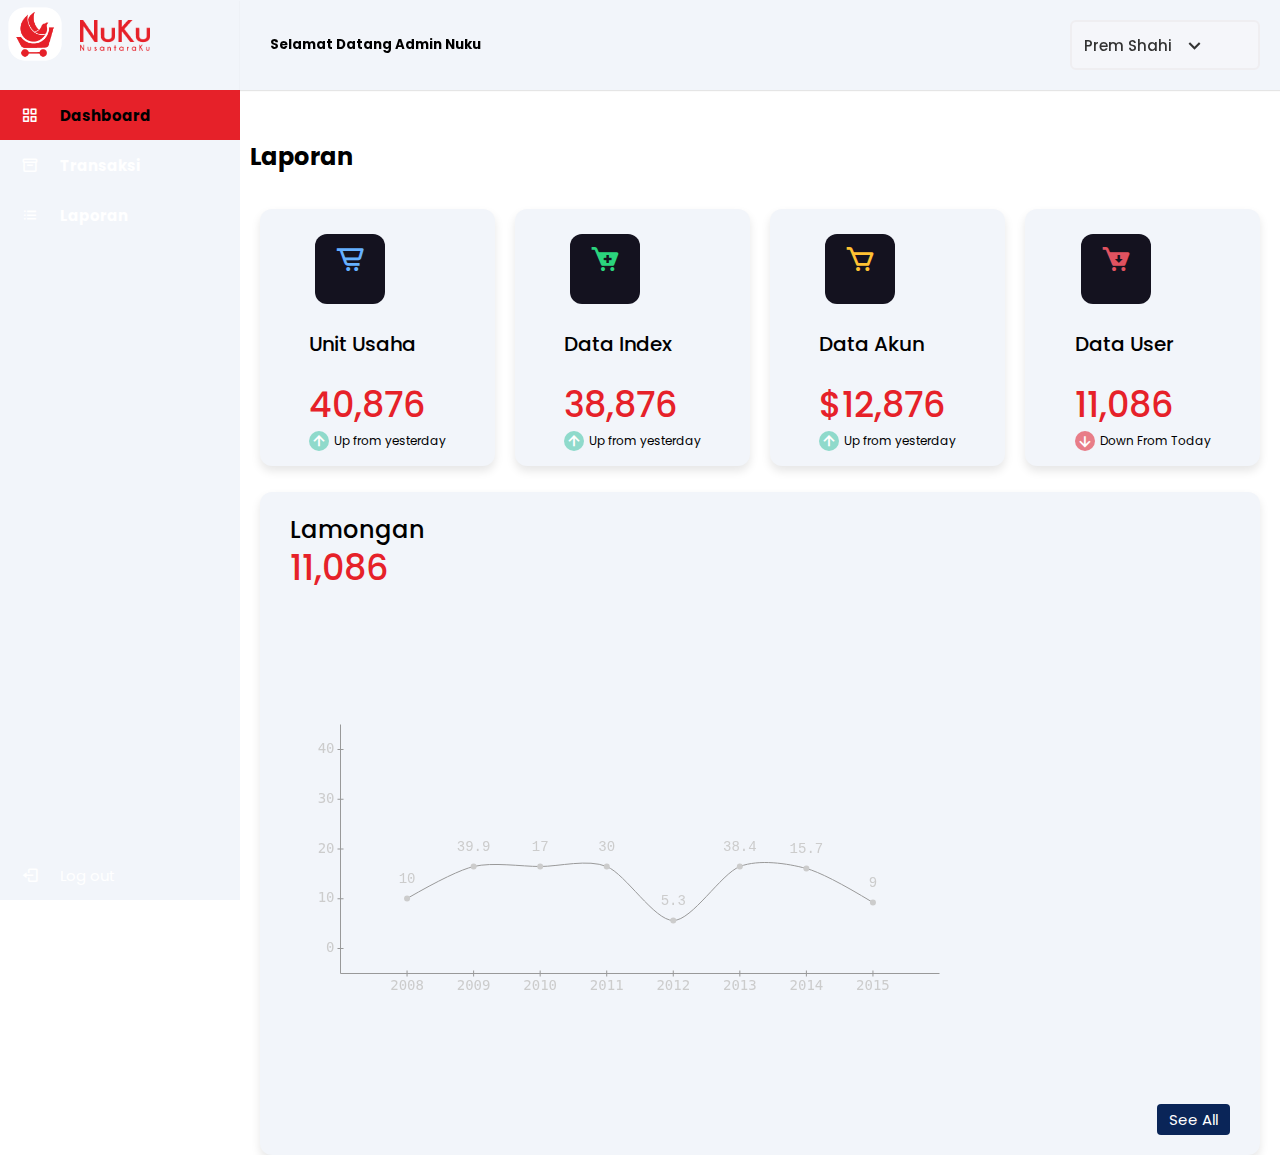
<file: index.html>
<!DOCTYPE html>
<!-- Designined by CodingLab | www.youtube.com/codinglabyt -->
<html lang="en" dir="ltr">
  <head>
    <meta charset="UTF-8">
    <!--<title> Responsiive Admin Dashboard | CodingLab </title>-->
    <link rel="stylesheet" href="/css/style.css">
    <!-- Boxicons CDN Link -->
    <link href='https://unpkg.com/boxicons@2.0.7/css/boxicons.min.css' rel='stylesheet'>
     <meta name="viewport" content="width=device-width, initial-scale=1.0">
   </head>
<body>
  <div class="sidebar">
    <div class="logo-details">
      <nav>
        <div class="sidebar-button">
          <i> <span class="sidebarBtn" ><img src="/asset/img/Hover.png" width="70px"</span></i>
          <span class="dashboard"></span>
        </div>
      </nav>
      <span class="logo_name"><img src="/asset/img/Teks.png" width="70px"</span>
    </div>
      <ul class="nav-links">
        <li>
          <a href="#" class="active">
            <i class='bx bx-grid-alt' ></i>
            <span class="links_name"><b>Dashboard</b></span>
          </a>
        </li>
        <li>
          <a href="#">
            <i class='bx bx-box' ></i>
            <span class="links_name"><b>Transaksi</b></span>
          </a>
        </li>
        <li>
          <a href="#">
            <i class='bx bx-list-ul' ></i>
            <span class="links_name"><b>Laporan</b></span>
          </a>
        </li>
        <li class="log_out">
          <a href="#">
            <i class='bx bx-log-out'></i>
            <span class="links_name">Log out</span>
          </a>
        </li>
      </ul>
  </div>
  <section class="home-section">
    <nav>
      <h5 style="padding:10px">Selamat Datang Admin Nuku</h5>
      <div class="sidebar-button">
        <span class="dashboard"></span>
      </div>
      <div class="profile-details">
        <!--<img src="images/profile.jpg" alt="">-->
        <span class="admin_name">Prem Shahi</span>
        <i class='bx bx-chevron-down' ></i>
      </div>
    </nav>

    <div class="home-content">
      <br/>
      <h2 style="padding:10px">Laporan</h2>
      <br/>
      <div class="overview-boxes">
        <div class="box">
          <div class="right-side"><br/>
            <i class='bx bx-cart-alt cart'></i><br/><br/>
            <div class="box-topic">Unit Usaha</div><br/>
            <div class="number">40,876</div><br/>
            <div class="indicator">
              <i class='bx bx-up-arrow-alt'></i>
              <span class="text">Up from yesterday</span>
            </div>
          </div>
        </div>
        <div class="box">
          <div class="right-side"><br/>
            <i class='bx bxs-cart-add cart two' ></i><br/><br/>
            <div class="box-topic">Data Index</div><br/>
            <div class="number">38,876</div><br/>
            <div class="indicator">
              <i class='bx bx-up-arrow-alt'></i>
              <span class="text">Up from yesterday</span>
            </div>
          </div>
        </div>
        <div class="box">
          <div class="right-side"><br/>
            <i class='bx bx-cart cart three' ></i><br/><br/>
            <div class="box-topic">Data Akun</div><br/>
            <div class="number">$12,876</div><br/>
            <div class="indicator">
              <i class='bx bx-up-arrow-alt'></i>
              <span class="text">Up from yesterday</span>
            </div>
          </div>
        </div>
        <div class="box">
          <div class="right-side"><br/>
            <i class='bx bxs-cart-download cart four' ></i><br/><br/>
            <div class="box-topic">Data User</div><br/>
            <div class="number">11,086</div><br/>
            <div class="indicator">
              <i class='bx bx-down-arrow-alt down'></i>
              <span class="text">Down From Today</span>
            </div>
          </div>
        </div>
      </div>

      <div class="sales-boxes">
        <div class="recent-sales box" style="float:right">
          <div class="title">Lamongan</div>
          <div class="number">11,086</div><br/>
          <div class="sales-details">
            <div class="wrapper">
              <canvas id='c'></canvas>
              <div class="label">text</div>
            </div>
          </div>
          <div class="button">
            <a href="#">See All</a>
          </div>
        </div>
      </div>
    </div>
  </section>

  <script>
   let sidebar = document.querySelector(".sidebar");
let sidebarBtn = document.querySelector(".sidebarBtn");
sidebarBtn.onclick = function() {
  sidebar.classList.toggle("active");
  if(sidebar.classList.contains("active")){
  sidebarBtn.classList.replace("bx-menu" ,"bx-menu-alt-right");
}else
  sidebarBtn.classList.replace("bx-menu-alt-right", "bx-menu");
}
 </script>
 <script>
var label = document.querySelector(".label");
var c = document.getElementById("c");
var ctx = c.getContext("2d");
var cw = c.width = 700;
var ch = c.height = 350;
var cx = cw / 2,
  cy = ch / 2;
var rad = Math.PI / 180;
var frames = 0;

ctx.lineWidth = 1;
ctx.strokeStyle = "#999";
ctx.fillStyle = "#ccc";
ctx.font = "14px monospace";

var grd = ctx.createLinearGradient(0, 0, 0, cy);
grd.addColorStop(0, "hsla(167,72%,60%,1)");
grd.addColorStop(1, "hsla(167,72%,60%,0)");

var oData = {
  "2008": 10,
  "2009": 39.9,
  "2010": 17,
  "2011": 30.0,
  "2012": 5.3,
  "2013": 38.4,
  "2014": 15.7,
  "2015": 9.0
};

var valuesRy = [];
var propsRy = [];
for (var prop in oData) {

  valuesRy.push(oData[prop]);
  propsRy.push(prop);
}


var vData = 4;
var hData = valuesRy.length;
var offset = 50.5; //offset chart axis
var chartHeight = ch - 2 * offset;
var chartWidth = cw - 2 * offset;
var t = 1 / 7; // curvature : 0 = no curvature 
var speed = 2; // for the animation

var A = {
  x: offset,
  y: offset
}
var B = {
  x: offset,
  y: offset + chartHeight
}
var C = {
  x: offset + chartWidth,
  y: offset + chartHeight
}

/*
      A  ^
	    |  |  
	    + 25
	    |
	    |
	    |
	    + 25  
      |__|_________________________________  C
      B
*/

// CHART AXIS -------------------------
ctx.beginPath();
ctx.moveTo(A.x, A.y);
ctx.lineTo(B.x, B.y);
ctx.lineTo(C.x, C.y);
ctx.stroke();

// vertical ( A - B )
var aStep = (chartHeight - 50) / (vData);

var Max = Math.ceil(arrayMax(valuesRy) / 10) * 10;
var Min = Math.floor(arrayMin(valuesRy) / 10) * 10;
var aStepValue = (Max - Min) / (vData);
console.log("aStepValue: " + aStepValue); //8 units
var verticalUnit = aStep / aStepValue;

var a = [];
ctx.textAlign = "right";
ctx.textBaseline = "middle";
for (var i = 0; i <= vData; i++) {

  if (i == 0) {
    a[i] = {
      x: A.x,
      y: A.y + 25,
      val: Max
    }
  } else {
    a[i] = {}
    a[i].x = a[i - 1].x;
    a[i].y = a[i - 1].y + aStep;
    a[i].val = a[i - 1].val - aStepValue;
  }
  drawCoords(a[i], 3, 0);
}

//horizontal ( B - C )
var b = [];
ctx.textAlign = "center";
ctx.textBaseline = "hanging";
var bStep = chartWidth / (hData + 1);

for (var i = 0; i < hData; i++) {
  if (i == 0) {
    b[i] = {
      x: B.x + bStep,
      y: B.y,
      val: propsRy[0]
    };
  } else {
    b[i] = {}
    b[i].x = b[i - 1].x + bStep;
    b[i].y = b[i - 1].y;
    b[i].val = propsRy[i]
  }
  drawCoords(b[i], 0, 3)
}

function drawCoords(o, offX, offY) {
  ctx.beginPath();
  ctx.moveTo(o.x - offX, o.y - offY);
  ctx.lineTo(o.x + offX, o.y + offY);
  ctx.stroke();

  ctx.fillText(o.val, o.x - 2 * offX, o.y + 2 * offY);
}
//----------------------------------------------------------

// DATA
var oDots = [];
var oFlat = [];
var i = 0;

for (var prop in oData) {
  oDots[i] = {}
  oFlat[i] = {}

  oDots[i].x = b[i].x;
  oFlat[i].x = b[i].x;

  oDots[i].y = b[i].y - oData[prop] * verticalUnit - 25;
  oFlat[i].y = b[i].y - 25;

  oDots[i].val = oData[b[i].val];
  
  i++
}



///// Animation Chart ///////////////////////////
//var speed = 3;
function animateChart() {
  requestId = window.requestAnimationFrame(animateChart);
  frames += speed; //console.log(frames)
  ctx.clearRect(60, 0, cw, ch - 60);
  
  for (var i = 0; i < oFlat.length; i++) {
    if (oFlat[i].y > oDots[i].y) {
      oFlat[i].y -= speed;
    }
  }
  drawCurve(oFlat);
  for (var i = 0; i < oFlat.length; i++) {
      ctx.fillText(oDots[i].val, oFlat[i].x, oFlat[i].y - 25);
      ctx.beginPath();
      ctx.arc(oFlat[i].x, oFlat[i].y, 3, 0, 2 * Math.PI);
      ctx.fill();
    }

  if (frames >= Max * verticalUnit) {
    window.cancelAnimationFrame(requestId);
    
  }
}
requestId = window.requestAnimationFrame(animateChart);

/////// EVENTS //////////////////////
c.addEventListener("mousemove", function(e) {
  label.innerHTML = "";
  label.style.display = "none";
  this.style.cursor = "default";

  var m = oMousePos(this, e);
  for (var i = 0; i < oDots.length; i++) {

    output(m, i);
  }

}, false);

function output(m, i) {
  ctx.beginPath();
  ctx.arc(oDots[i].x, oDots[i].y, 20, 0, 2 * Math.PI);
  if (ctx.isPointInPath(m.x, m.y)) {
    //console.log(i);
    label.style.display = "block";
    label.style.top = (m.y + 10) + "px";
    label.style.left = (m.x + 10) + "px";
    label.innerHTML = "<strong>" + propsRy[i] + "</strong>: " + valuesRy[i] + "%";
    c.style.cursor = "pointer";
  }
}

// CURVATURE
function controlPoints(p) {
  // given the points array p calculate the control points
  var pc = [];
  for (var i = 1; i < p.length - 1; i++) {
    var dx = p[i - 1].x - p[i + 1].x; // difference x
    var dy = p[i - 1].y - p[i + 1].y; // difference y
    // the first control point
    var x1 = p[i].x - dx * t;
    var y1 = p[i].y - dy * t;
    var o1 = {
      x: x1,
      y: y1
    };

    // the second control point
    var x2 = p[i].x + dx * t;
    var y2 = p[i].y + dy * t;
    var o2 = {
      x: x2,
      y: y2
    };

    // building the control points array
    pc[i] = [];
    pc[i].push(o1);
    pc[i].push(o2);
  }
  return pc;
}

function drawCurve(p) {

  var pc = controlPoints(p); // the control points array

  ctx.beginPath();
  //ctx.moveTo(p[0].x, B.y- 25);
  ctx.lineTo(p[0].x, p[0].y);
  // the first & the last curve are quadratic Bezier
  // because I'm using push(), pc[i][1] comes before pc[i][0]
  ctx.quadraticCurveTo(pc[1][1].x, pc[1][1].y, p[1].x, p[1].y);

  if (p.length > 2) {
    // central curves are cubic Bezier
    for (var i = 1; i < p.length - 2; i++) {
      ctx.bezierCurveTo(pc[i][0].x, pc[i][0].y, pc[i + 1][1].x, pc[i + 1][1].y, p[i + 1].x, p[i + 1].y);
    }
    // the first & the last curve are quadratic Bezier
    var n = p.length - 1;
    ctx.quadraticCurveTo(pc[n - 1][0].x, pc[n - 1][0].y, p[n].x, p[n].y);
  }

  //ctx.lineTo(p[p.length-1].x, B.y- 25);
  ctx.stroke();
  ctx.save();
  ctx.fillStyle = grd;
  ctx.fill();
  ctx.restore();
}

function arrayMax(array) {
  return Math.max.apply(Math, array);
};

function arrayMin(array) {
  return Math.min.apply(Math, array);
};

function oMousePos(canvas, evt) {
  var ClientRect = canvas.getBoundingClientRect();
  return { //objeto
    x: Math.round(evt.clientX - ClientRect.left),
    y: Math.round(evt.clientY - ClientRect.top)
  }
}
 </script>

</body>
</html>
</file>
<file: css/style.css>
/* Googlefont Poppins CDN Link */
@import url('https://fonts.googleapis.com/css2?family=Poppins:wght@200;300;400;500;600;700&display=swap');
*{
  margin: 0;
  padding: 0;
  box-sizing: border-box;
  font-family: 'Poppins', sans-serif;
}
.sidebar{
  position: fixed;
  height: 100%;
  width: 240px;
  background: #F2F5FA;
  transition: all 0.5s ease;
}
.sidebar.active{
  width: 60px;
}
.sidebar .logo-details{
  height: 80px;
  display: flex;
  align-items: center;
}
.sidebar .logo-details i{
  font-size: 28px;
  font-weight: 500;
  color: #fff;
  min-width: 60px;
  text-align: center
}
.sidebar .logo-details .logo_name{
  color: #fff;
  font-size: 24px;
  font-weight: 500;
}
.sidebar .nav-links{
  margin-top: 10px;
}
.sidebar .nav-links li{
  position: relative;
  list-style: none;
  height: 50px;
}
.sidebar .nav-links li a{
  height: 100%;
  width: 100%;
  color: #fff;
  display: flex;
  align-items: center;
  text-decoration: none;
  transition: all 0.4s ease;
}
.sidebar .nav-links li a.active{
  color: #000;
  background-size: 20%;
  background: #E62129;
}
.sidebar .nav-links li a:hover{
  background: #E62129;
  font-style:20px;
  color: #000;
}
.sidebar .nav-links li i{
  min-width: 60px;
  text-align: center;
  font-size: 18px;
  color: #fff;
}
.sidebar .nav-links li i.active{
    color: #fff;
    background: #E62129;
    background-size: 20%;
  }
.sidebar .nav-links li a .links_name{
  font-size: 15px;
  font-weight: 400;
  white-space: nowrap;
}
.sidebar .nav-links .log_out{
  position: absolute;
  bottom: 0;
  width: 100%;
}
.home-section{
  position: relative;
  background: #f5f5f5;
  min-height: 100vh;
  width: calc(100% - 240px);
  left: 240px;
  transition: all 0.5s ease;
}
.sidebar.active ~ .home-section{
  width: calc(100% - 60px);
  left: 60px;
}
.home-section nav{
  display: flex;
  justify-content: space-between;
  height:90px;
  background: #F2F5FA;
  display: flex;
  align-items: center;
  position: fixed;
  width: calc(100% - 240px);
  left: 240px;
  z-index: 100;
  padding: 0 20px;
  box-shadow: 0 1px 1px rgba(0, 0, 0, 0.1);
  transition: all 0.5s ease;
}
.sidebar.active ~ .home-section nav{
  left: 60px;
  width: calc(100% - 60px);
}
.home-section nav .sidebar-button{
  display: flex;
  align-items: center;
  font-size: 24px;
  font-weight: 500;
}
nav .sidebar-button i{
  font-size: 35px;
  margin-right: 10px;
}
.home-section nav .search-box{
  position: relative;
  height: 50px;
  max-width: 550px;
  width: 100%;
  margin: 0 20px;
}
nav .search-box input{
  height: 100%;
  width: 100%;
  outline: none;
  background: #F5F6FA;
  border: 2px solid #EFEEF1;
  border-radius: 6px;
  font-size: 18px;
  padding: 0 15px;
}
nav .search-box .bx-search{
  position: absolute;
  height: 40px;
  width: 40px;
  background: #2697FF;
  right: 5px;
  top: 50%;
  transform: translateY(-50%);
  border-radius: 4px;
  line-height: 40px;
  text-align: center;
  color: #fff;
  font-size: 22px;
  transition: all 0.4 ease;
}
.home-section nav .profile-details{
  display: flex;
  align-items: center;
  background: #F5F6FA;
  border: 2px solid #EFEEF1;
  border-radius: 6px;
  height: 50px;
  min-width: 190px;
  padding: 0 15px 0 2px;
}
nav .profile-details img{
  height: 40px;
  width: 40px;
  border-radius: 6px;
  object-fit: cover;
}
nav .profile-details .admin_name{
  font-size: 15px;
  font-weight: 500;
  color: #333;
  margin: 0 10px;
  white-space: nowrap;
}
nav .profile-details i{
  font-size: 25px;
  color: #333;
}
.home-section .home-content{
  position: relative;
  padding-top: 104px;
  background: #fff;
}
.home-content .overview-boxes{
  display: flex;
  align-items: center;
  justify-content: space-between;
  flex-wrap: wrap;
  padding: 0 20px;
  margin-bottom: 26px;
}
.overview-boxes .box{
  display: flex;
  align-items: center;
  justify-content: center;
  width: calc(100% / 4 - 15px);
  background: #F2F5FA;
  padding: 15px 14px;
  padding-top: 15px;
  border-radius: 12px;
  box-shadow: 0 5px 10px rgba(0,0,0,0.1);
}
.overview-boxes .box-topic{
  font-size: 20px;
  font-weight: 500;
}
.home-content .box .number{
  display: inline-block;
  color:#E62129;
  font-size: 35px;
  margin-top: -6px;
  font-weight: 500;
}
.home-content .box .indicator{
  display: flex;
  align-items: center;
}
.home-content .box .indicator i{
  height: 20px;
  width: 20px;
  background: #8FDACB;
  line-height: 20px;
  text-align: center;
  border-radius: 50%;
  color: #fff;
  font-size: 20px;
  margin-right: 5px;
}
.box .indicator i.down{
  background: #e87d88;
}
.home-content .box .indicator .text{
  font-size: 12px;
}
.home-content .box .cart{
  margin-top: 20px;
  font-size: 32px;
  height: 70px;
  width: 70px;
  background: #14121F;
  line-height: 50px;
  text-align: center;
  color: #66b0ff;
  border-radius: 12px;
  margin: -15px 0 0 6px;
}
.home-content .box .cart.two{
   color: #2BD47D;
   background: #14121F;
 }
.home-content .box .cart.three{
   color: #ffc233;
   background: #14121F;
 }
.home-content .box .cart.four{
   color: #e05260;
   background: #14121F;
 }
.home-content .total-order{
  font-size: 20px;
  font-weight: 500;
}
.home-content .sales-boxes{
  display: flex;
  justify-content: space-between;
  /* padding: 0 20px; */
}

/* left box */
.home-content .sales-boxes .recent-sales{
  width: 100%;
  background: #F2F5FA;
  padding: 20px 30px;
  margin: 0 20px;
  border-radius: 12px;
  box-shadow: 0 5px 10px rgba(0, 0, 0, 0.1);
}
.home-content .sales-boxes .sales-details{
  display: flex;
  align-items: center;
  justify-content: space-between;
}
.sales-boxes .box .title{
  font-size: 24px;
  font-weight: 500;
  /* margin-bottom: 10px; */
}
.sales-boxes .sales-details li.topic{
  font-size: 20px;
  font-weight: 500;
}
.sales-boxes .sales-details li{
  list-style: none;
  margin: 8px 0;
}
.sales-boxes .sales-details li a{
  font-size: 18px;
  color: #333;
  font-size: 400;
  text-decoration: none;
}
.sales-boxes .box .button{
  width: 100%;
  display: flex;
  justify-content: flex-end;
}
.sales-boxes .box .button a{
  color: #fff;
  background: #0A2558;
  padding: 4px 12px;
  font-size: 15px;
  font-weight: 400;
  border-radius: 4px;
  text-decoration: none;
  transition: all 0.3s ease;
}
.sales-boxes .box .button a:hover{
  background:  #0d3073;
}

/* Right box */
.home-content .sales-boxes .top-sales{
  width: 35%;
  background: #fff;
  padding: 20px 30px;
  margin: 0 20px 0 0;
  border-radius: 12px;
  box-shadow: 0 5px 10px rgba(0, 0, 0, 0.1);
}
.sales-boxes .top-sales li{
  display: flex;
  align-items: center;
  justify-content: space-between;
  margin: 10px 0;
}
.sales-boxes .top-sales li a img{
  height: 40px;
  width: 40px;
  object-fit: cover;
  border-radius: 12px;
  margin-right: 10px;
  background: #333;
}
.sales-boxes .top-sales li a{
  display: flex;
  align-items: center;
  text-decoration: none;
}
.sales-boxes .top-sales li .product,
.price{
  font-size: 17px;
  font-weight: 400;
  color: #333;
}
/* Responsive Media Query */
@media (max-width: 1240px) {
  .sidebar{
    width: 60px;
  }
  .sidebar.active{
    width: 220px;
  }
  .home-section{
    width: calc(100% - 60px);
    left: 60px;
  }
  .sidebar.active ~ .home-section{
    /* width: calc(100% - 220px); */
    overflow: hidden;
    left: 220px;
  }
  .home-section nav{
    width: calc(100% - 60px);
    left: 60px;
  }
  .sidebar.active ~ .home-section nav{
    width: calc(100% - 220px);
    left: 220px;
  }
}
@media (max-width: 1150px) {
  .home-content .sales-boxes{
    flex-direction: column;
  }
  .home-content .sales-boxes .box{
    width: 100%;
    overflow-x: scroll;
    margin-bottom: 30px;
  }
  .home-content .sales-boxes .top-sales{
    margin: 0;
  }
}
@media (max-width: 1000px) {
  .overview-boxes .box{
    width: calc(100% / 2 - 15px);
    margin-bottom: 15px;
  }
}
@media (max-width: 700px) {
  nav .sidebar-button .dashboard,
  nav .profile-details .admin_name,
  nav .profile-details i{
    display: none;
  }
  .home-section nav .profile-details{
    height: 50px;
    min-width: 40px;
  }
  .home-content .sales-boxes .sales-details{
    width: 560px;
  }
}
@media (max-width: 550px) {
  .overview-boxes .box{
    width: 100%;
    margin-bottom: 15px;
  }
  .sidebar.active ~ .home-section nav .profile-details{
    display: none;
  }
}
  @media (max-width: 400px) {
  .sidebar{
    width: 0;
  }
  .sidebar.active{
    width: 60px;
  }
  .home-section{
    width: 100%;
    left: 0;
  }
  .sidebar.active ~ .home-section{
    left: 60px;
    width: calc(100% - 60px);
  }
  .home-section nav{
    width: 100%;
    left: 0;
  }
  .sidebar.active ~ .home-section nav{
    left: 60px;
    width: calc(100% - 60px);
  }
}
.wrapper {
    display: block;
    margin: 5em auto;
    width: 100%;
    height: 350px;
    position: relative;
  }
  p{text-align:center;}
  .label {
    height: 1em;
    padding: .3em;
    background: rgba(255, 255, 255, .8);
    position: absolute;
    display: none;
    color:#333;
    
  }
  .image_rotate {
    animation: rotation 2s infinite linear;
}
.sidebar-icon-only  {
  transform: rotate(180deg);
}
</file>
